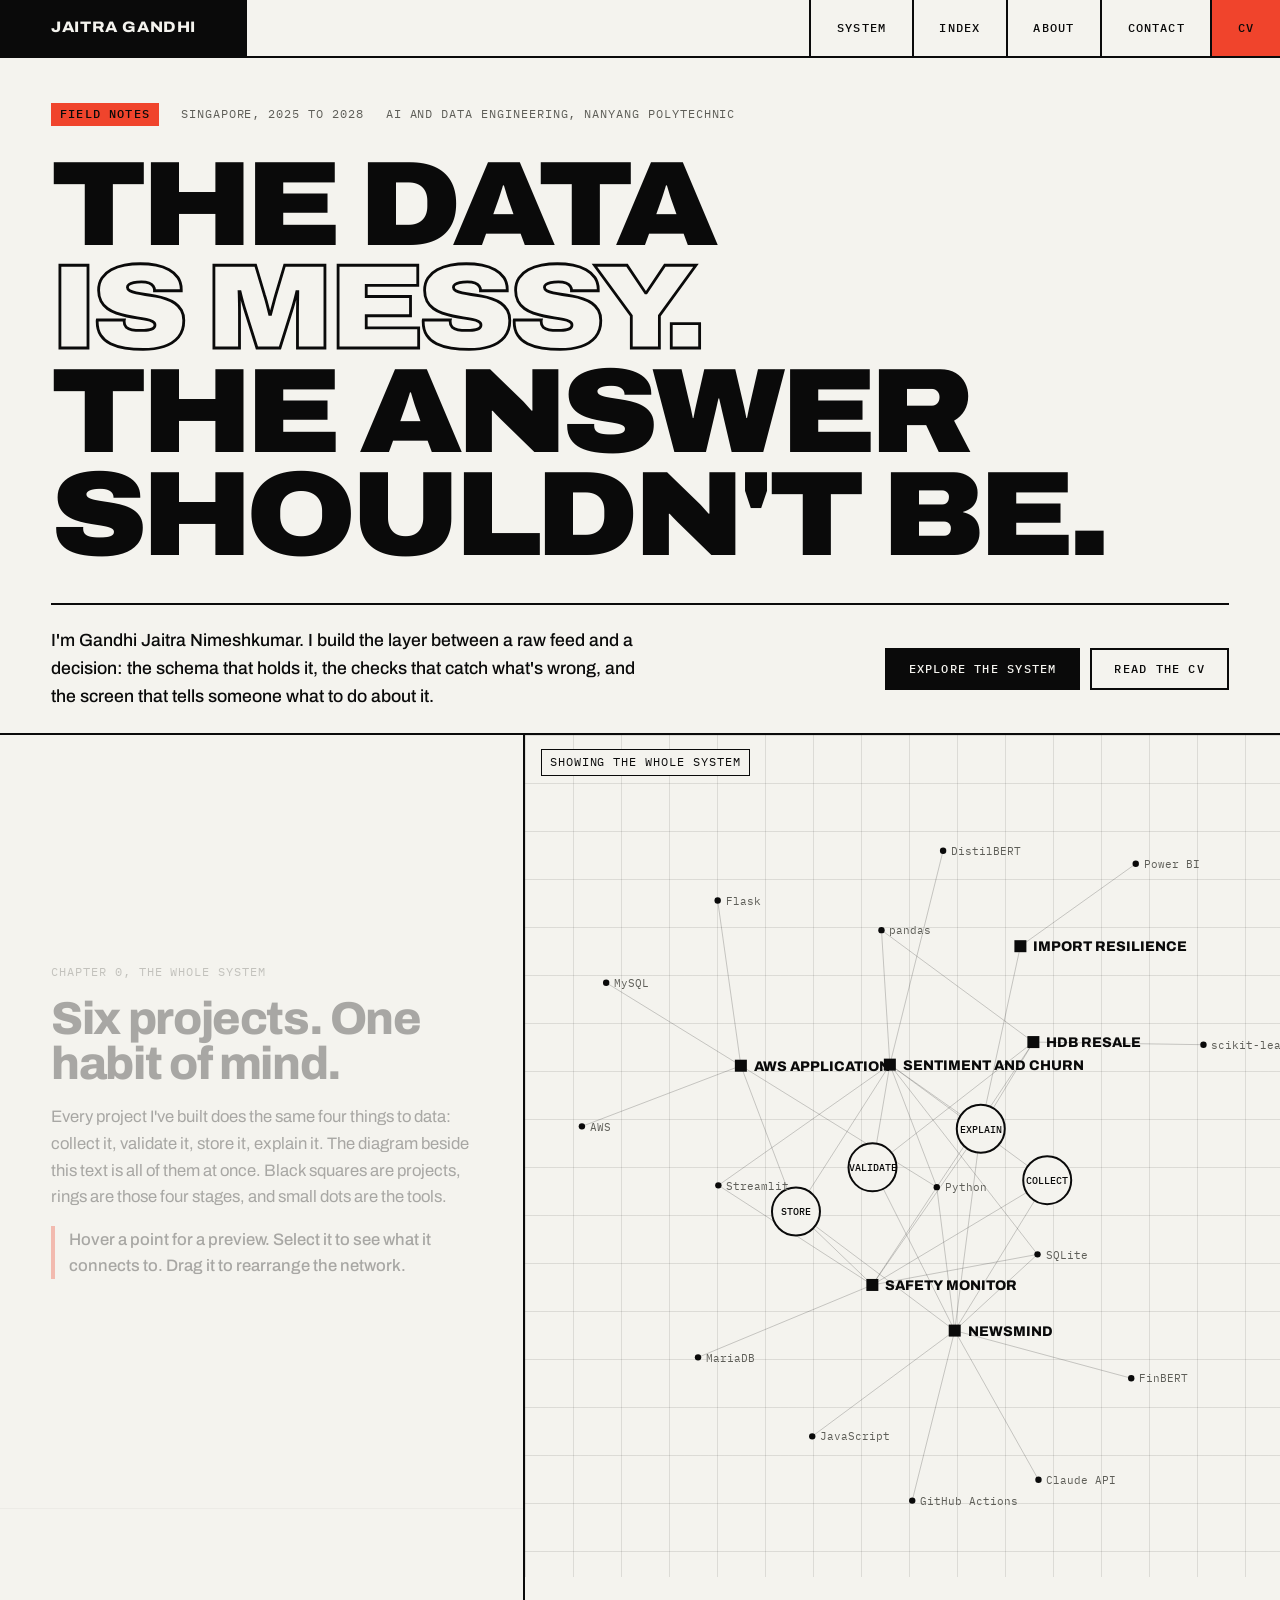
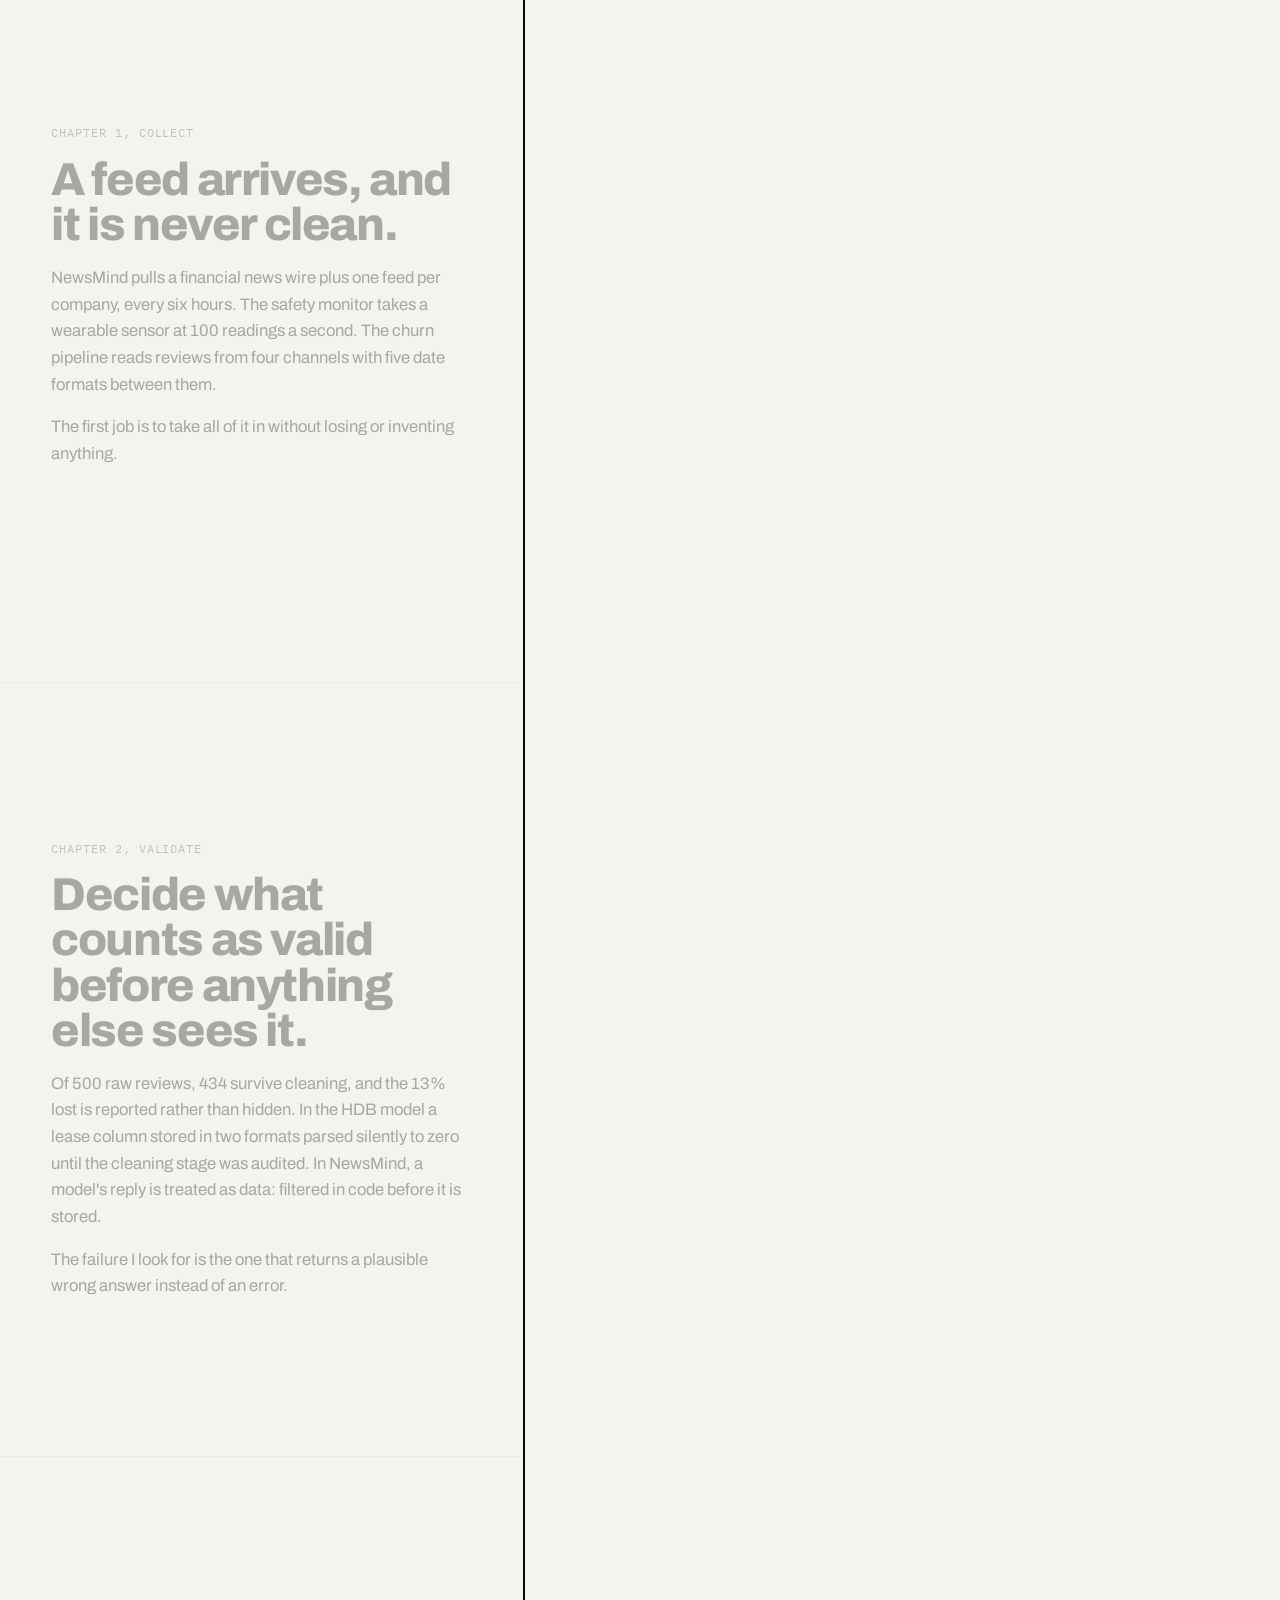
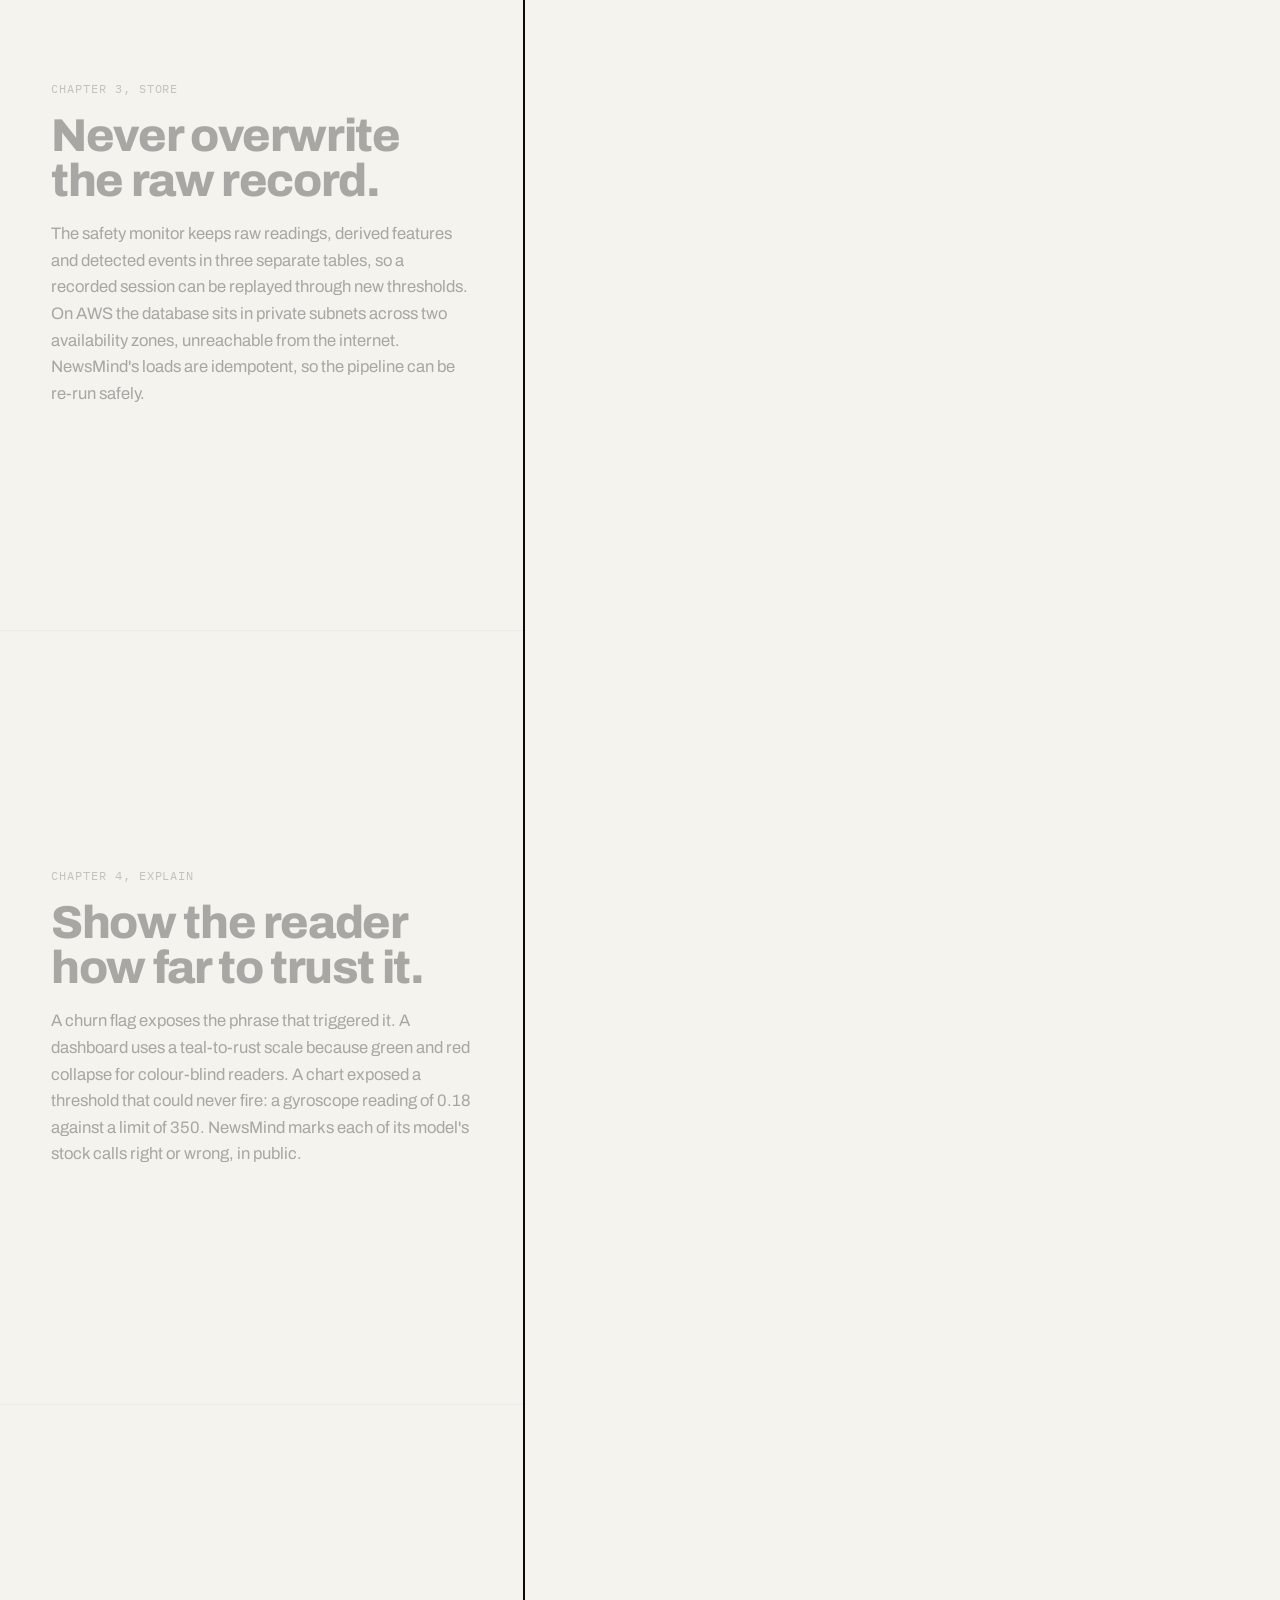
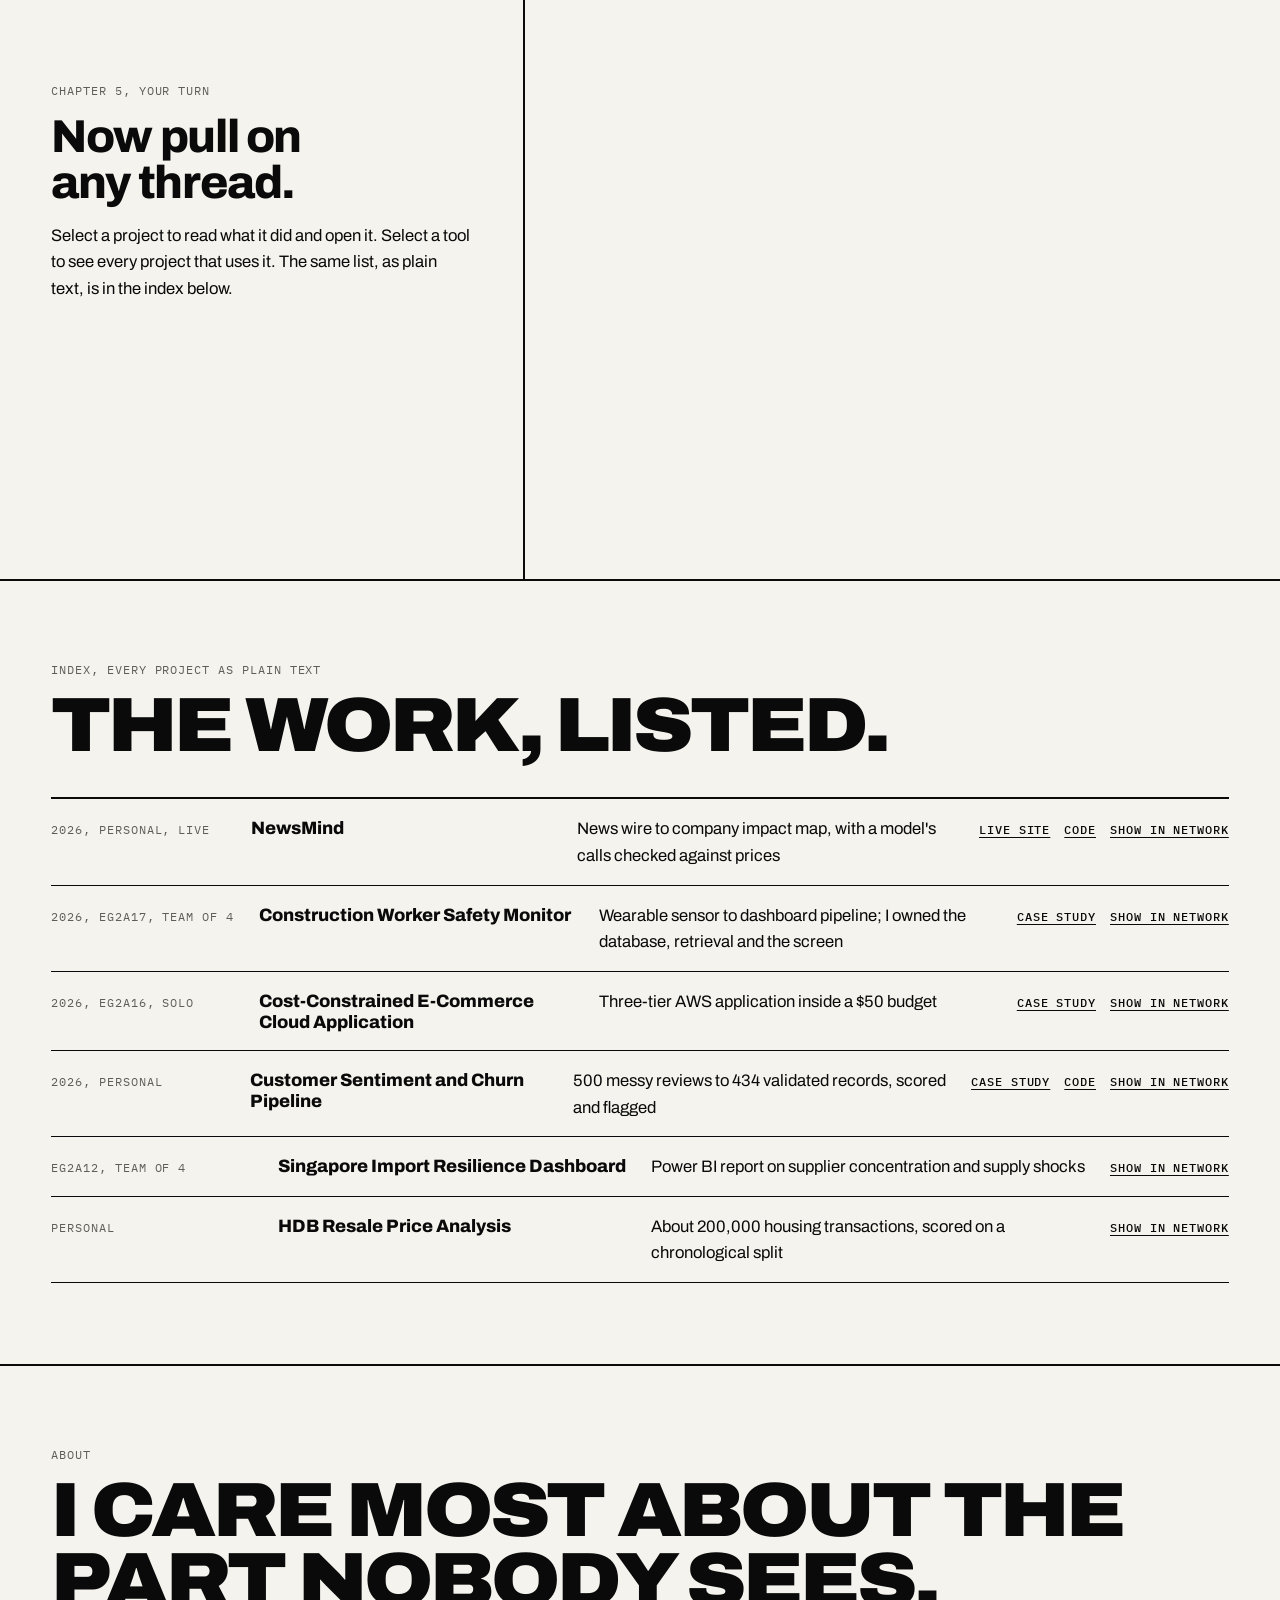
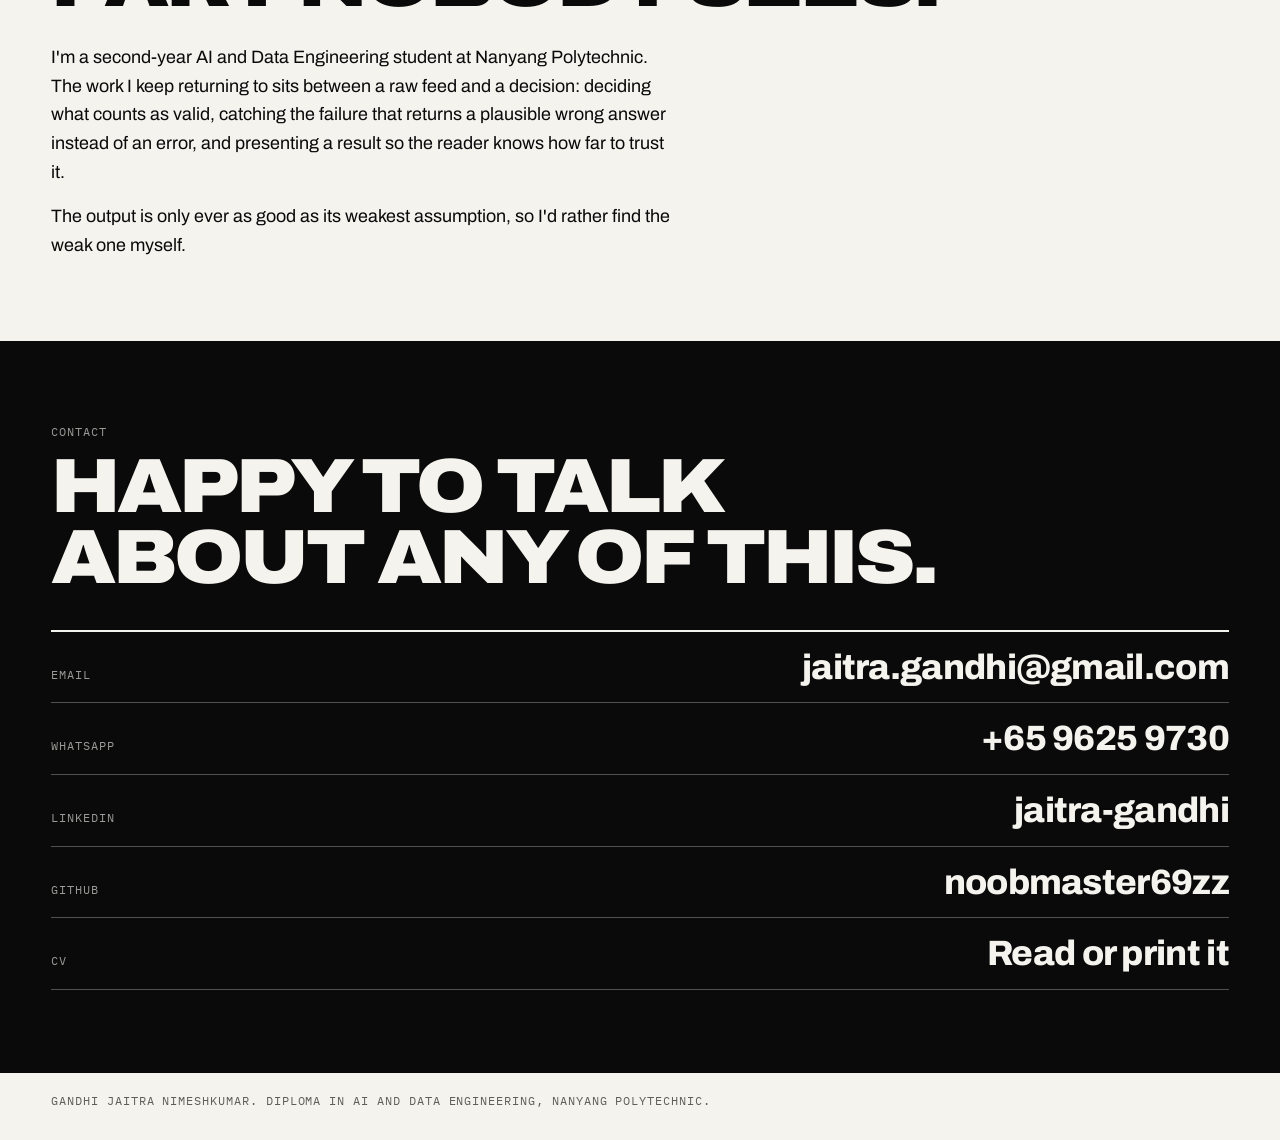
<file: index.html>
<!doctype html>
<html lang="en">
<head>
  <meta charset="utf-8">
  <meta name="viewport" content="width=device-width, initial-scale=1">
  <title>Jaitra Gandhi: field notes on messy data</title>
  <meta name="description" content="Gandhi Jaitra Nimeshkumar, AI and Data Engineering student at Nanyang Polytechnic. Six projects, shown as one connected system: collect, validate, store, explain.">
  <meta name="author" content="Gandhi Jaitra Nimeshkumar">
  <meta name="theme-color" content="#F4F3EE">
  <link rel="icon" href="data:image/svg+xml,%3Csvg xmlns='http://www.w3.org/2000/svg' viewBox='0 0 32 32'%3E%3Crect width='32' height='32' fill='%230A0A0A'/%3E%3Ccircle cx='16' cy='16' r='6' fill='%23F0442C'/%3E%3C/svg%3E">
  <link rel="preconnect" href="https://fonts.googleapis.com">
  <link rel="preconnect" href="https://fonts.gstatic.com" crossorigin>
  <link href="https://fonts.googleapis.com/css2?family=Archivo:wdth,wght@62..125,400..900&family=IBM+Plex+Mono:wght@400;500&display=swap" rel="stylesheet">
  <link rel="stylesheet" href="site.css">
</head>
<body>
  <a class="skip" href="#system">Skip to the system</a>

  <header class="top">
    <a class="mark" href="#top">Jaitra Gandhi</a>
    <nav class="nav" aria-label="Sections">
      <a href="#system">System</a>
      <a href="#index">Index</a>
      <a href="#about">About</a>
      <a href="#contact">Contact</a>
      <a class="nav-cv" href="cv.html">CV</a>
    </nav>
  </header>

  <main id="top">
    <section class="hero">
      <p class="tags"><span class="tag">Field notes</span><span class="stamp">Singapore, 2025 to 2028</span><span class="stamp">AI and Data Engineering, Nanyang Polytechnic</span></p>
      <h1 class="hero-line"><span>The data</span><span class="hollow">is messy.</span><span>The answer</span><span>shouldn't be.</span></h1>
      <div class="hero-foot">
        <p class="hero-sub">I'm Gandhi Jaitra Nimeshkumar. I build the layer between a raw feed and a decision: the schema that holds it, the checks that catch what's wrong, and the screen that tells someone what to do about it.</p>
        <div class="hero-links">
          <a class="btn btn-solid" href="#system">Explore the system</a>
          <a class="btn" href="cv.html">Read the CV</a>
        </div>
      </div>
    </section>

    <section class="system" id="system" aria-label="How the work connects">
      <div class="chapters">
        <article class="chapter" data-stage="all">
          <p class="stamp">Chapter 0, the whole system</p>
          <h2>Six projects. One habit of mind.</h2>
          <p>Every project I've built does the same four things to data: collect it, validate it, store it, explain it. The diagram beside this text is all of them at once. Black squares are projects, rings are those four stages, and small dots are the tools.</p>
          <p class="how">Hover a point for a preview. Select it to see what it connects to. Drag it to rearrange the network.</p>
        </article>

        <article class="chapter" data-stage="collect">
          <p class="stamp">Chapter 1, collect</p>
          <h2>A feed arrives, and it is never clean.</h2>
          <p>NewsMind pulls a financial news wire plus one feed per company, every six hours. The safety monitor takes a wearable sensor at 100 readings a second. The churn pipeline reads reviews from four channels with five date formats between them.</p>
          <p>The first job is to take all of it in without losing or inventing anything.</p>
        </article>

        <article class="chapter" data-stage="validate">
          <p class="stamp">Chapter 2, validate</p>
          <h2>Decide what counts as valid before anything else sees it.</h2>
          <p>Of 500 raw reviews, 434 survive cleaning, and the 13% lost is reported rather than hidden. In the HDB model a lease column stored in two formats parsed silently to zero until the cleaning stage was audited. In NewsMind, a model's reply is treated as data: filtered in code before it is stored.</p>
          <p>The failure I look for is the one that returns a plausible wrong answer instead of an error.</p>
        </article>

        <article class="chapter" data-stage="store">
          <p class="stamp">Chapter 3, store</p>
          <h2>Never overwrite the raw record.</h2>
          <p>The safety monitor keeps raw readings, derived features and detected events in three separate tables, so a recorded session can be replayed through new thresholds. On AWS the database sits in private subnets across two availability zones, unreachable from the internet. NewsMind's loads are idempotent, so the pipeline can be re-run safely.</p>
        </article>

        <article class="chapter" data-stage="explain">
          <p class="stamp">Chapter 4, explain</p>
          <h2>Show the reader how far to trust it.</h2>
          <p>A churn flag exposes the phrase that triggered it. A dashboard uses a teal-to-rust scale because green and red collapse for colour-blind readers. A chart exposed a threshold that could never fire: a gyroscope reading of 0.18 against a limit of 350. NewsMind marks each of its model's stock calls right or wrong, in public.</p>
        </article>

        <article class="chapter" data-stage="all">
          <p class="stamp">Chapter 5, your turn</p>
          <h2>Now pull on any thread.</h2>
          <p>Select a project to read what it did and open it. Select a tool to see every project that uses it. The same list, as plain text, is in the index below.</p>
        </article>
      </div>

      <div class="stage">
        <canvas class="net" id="net" aria-hidden="true"></canvas>
        <p class="net-state stamp" id="netState">Showing the whole system</p>
        <div class="tip" id="tip" role="tooltip" hidden></div>
        <aside class="panel" id="panel" aria-live="polite" hidden>
          <button class="panel-close" id="panelClose" type="button">Close</button>
          <p class="stamp" id="panelKind"></p>
          <h3 id="panelName"></h3>
          <p id="panelText"></p>
          <ul class="panel-facts" id="panelFacts"></ul>
          <p class="stamp panel-links-label" id="panelLinksLabel">Connected to</p>
          <div class="panel-links" id="panelLinks"></div>
          <div class="panel-actions" id="panelActions"></div>
        </aside>
      </div>
    </section>

    <section class="band" id="index">
      <p class="stamp">Index, every project as plain text</p>
      <h2 class="band-title">The work, listed.</h2>
      <ol class="index">
        <li><span class="stamp">2026, personal, live</span><strong>NewsMind</strong><span>News wire to company impact map, with a model's calls checked against prices</span><span class="index-links"><a href="https://noobmaster69zz.github.io/newsmind/" target="_blank" rel="noopener">Live site</a><a href="https://github.com/noobmaster69zz/newsmind" target="_blank" rel="noopener">Code</a><button type="button" data-node="newsmind">Show in network</button></span></li>
        <li><span class="stamp">2026, EG2A17, team of 4</span><strong>Construction Worker Safety Monitor</strong><span>Wearable sensor to dashboard pipeline; I owned the database, retrieval and the screen</span><span class="index-links"><a href="p1-safety-monitor.html">Case study</a><button type="button" data-node="safety">Show in network</button></span></li>
        <li><span class="stamp">2026, EG2A16, solo</span><strong>Cost-Constrained E-Commerce Cloud Application</strong><span>Three-tier AWS application inside a $50 budget</span><span class="index-links"><a href="p2-cloud-application.html">Case study</a><button type="button" data-node="aws">Show in network</button></span></li>
        <li><span class="stamp">2026, personal</span><strong>Customer Sentiment and Churn Pipeline</strong><span>500 messy reviews to 434 validated records, scored and flagged</span><span class="index-links"><a href="p3-sentiment-churn.html">Case study</a><a href="https://github.com/noobmaster69zz/ecommerce-sentiment-churn-pipeline" target="_blank" rel="noopener">Code</a><button type="button" data-node="churn">Show in network</button></span></li>
        <li><span class="stamp">EG2A12, team of 4</span><strong>Singapore Import Resilience Dashboard</strong><span>Power BI report on supplier concentration and supply shocks</span><span class="index-links"><button type="button" data-node="imports">Show in network</button></span></li>
        <li><span class="stamp">Personal</span><strong>HDB Resale Price Analysis</strong><span>About 200,000 housing transactions, scored on a chronological split</span><span class="index-links"><button type="button" data-node="hdb">Show in network</button></span></li>
      </ol>
    </section>

    <section class="band" id="about">
      <p class="stamp">About</p>
      <h2 class="band-title">I care most about the part nobody sees.</h2>
      <div class="about-text">
        <p>I'm a second-year AI and Data Engineering student at Nanyang Polytechnic. The work I keep returning to sits between a raw feed and a decision: deciding what counts as valid, catching the failure that returns a plausible wrong answer instead of an error, and presenting a result so the reader knows how far to trust it.</p>
        <p>The output is only ever as good as its weakest assumption, so I'd rather find the weak one myself.</p>
      </div>
    </section>

    <section class="band band-ink" id="contact">
      <p class="stamp">Contact</p>
      <h2 class="band-title">Happy to talk about any of this.</h2>
      <ul class="reach">
        <li><a href="mailto:jaitra.gandhi@gmail.com"><span class="stamp">Email</span><strong>jaitra.gandhi@gmail.com</strong></a></li>
        <li><a href="https://wa.me/6596259730" target="_blank" rel="noopener"><span class="stamp">WhatsApp</span><strong>+65 9625 9730</strong></a></li>
        <li><a href="https://www.linkedin.com/in/jaitra-gandhi-11a529430/" target="_blank" rel="noopener"><span class="stamp">LinkedIn</span><strong>jaitra-gandhi</strong></a></li>
        <li><a href="https://github.com/noobmaster69zz" target="_blank" rel="noopener"><span class="stamp">GitHub</span><strong>noobmaster69zz</strong></a></li>
        <li><a href="cv.html"><span class="stamp">CV</span><strong>Read or print it</strong></a></li>
      </ul>
    </section>
  </main>

  <footer class="foot">
    <p class="stamp">Gandhi Jaitra Nimeshkumar. Diploma in AI and Data Engineering, Nanyang Polytechnic.</p>
  </footer>

  <script src="site.js" defer></script>
</body>
</html>
</file>
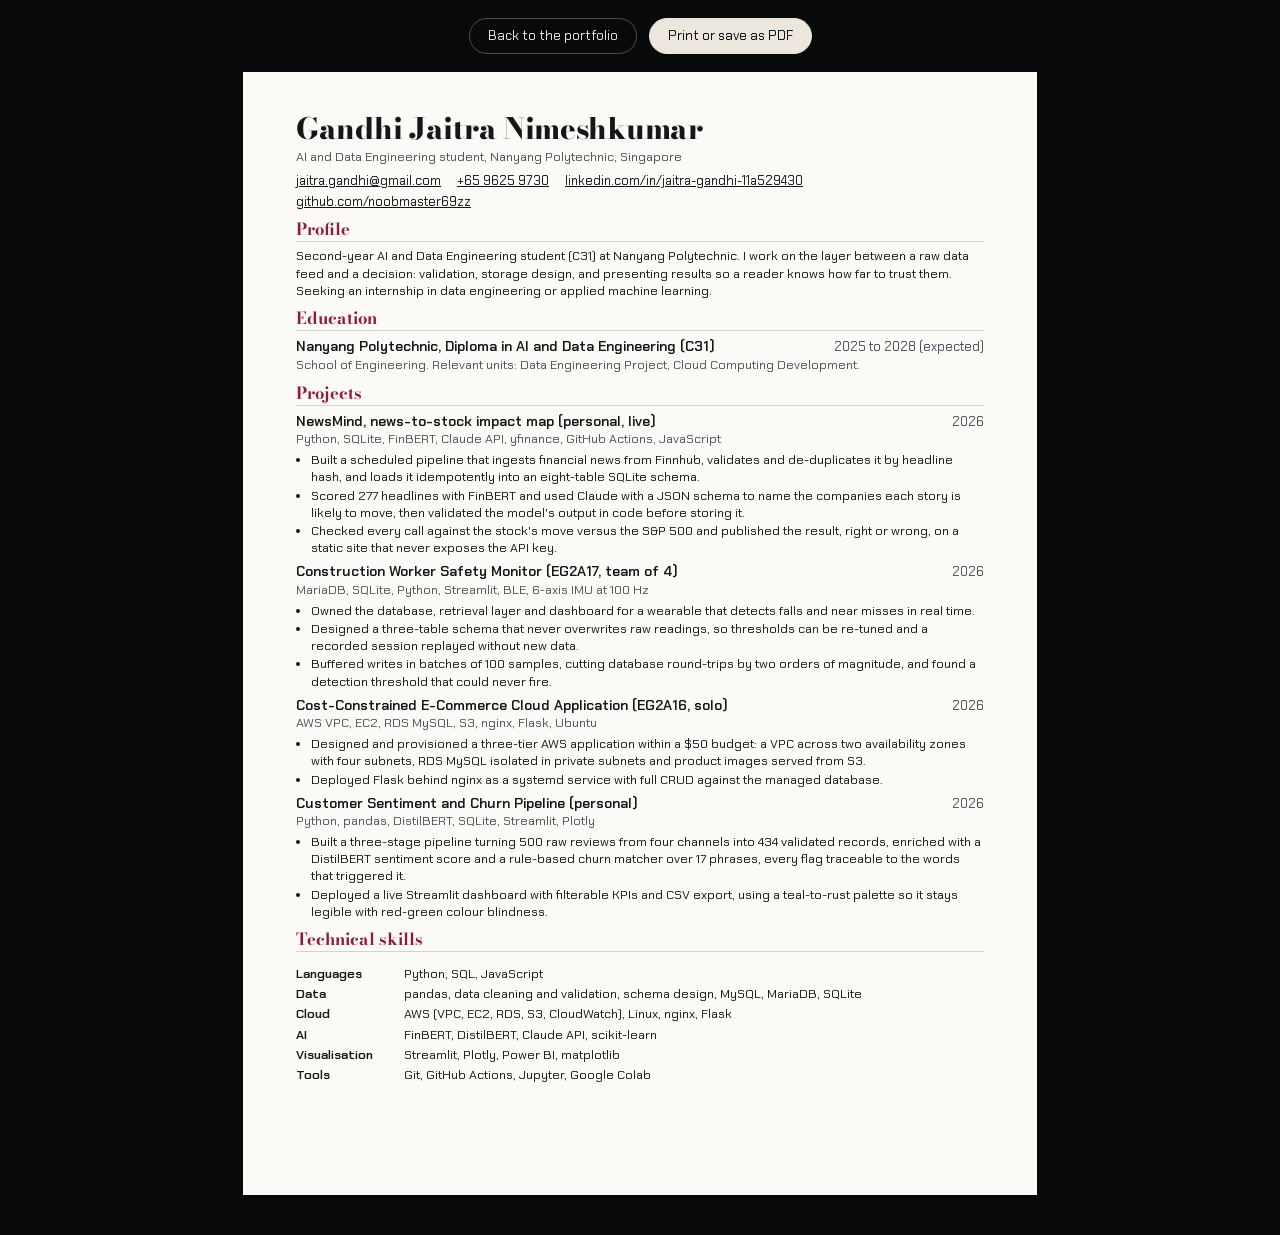
<file: cv.html>
<!doctype html>
<html lang="en">
<head>
  <meta charset="utf-8">
  <meta name="viewport" content="width=device-width, initial-scale=1">
  <title>CV: Gandhi Jaitra Nimeshkumar</title>
  <meta name="description" content="CV of Gandhi Jaitra Nimeshkumar, AI and Data Engineering student at Nanyang Polytechnic.">
  <link rel="preconnect" href="https://fonts.googleapis.com">
  <link rel="preconnect" href="https://fonts.gstatic.com" crossorigin>
  <link href="https://fonts.googleapis.com/css2?family=Bodoni+Moda:opsz,wght@6..96,600..800&family=Chakra+Petch:wght@400;500;600&display=swap" rel="stylesheet">
  <style>
    :root { --ink: #14161A; --soft: #4A4F58; --line: #D5D2CB; --accent: #8E1B3A; }
    * { box-sizing: border-box; }
    body { margin: 0; background: #08090A; color: var(--ink); font: 400 9.5pt/1.36 "Chakra Petch", "Segoe UI", sans-serif; }
    h1, h2, h3, p, ul { margin: 0; }
    a { color: inherit; }
    .bar { display: flex; gap: 12px; justify-content: center; padding: 18px; }
    .bar a, .bar button { padding: 8px 18px; border: 1px solid rgba(236,230,220,.3); border-radius: 999px; background: none; color: #ECE6DC; font: inherit; font-size: 10pt; text-decoration: none; cursor: pointer; }
    .bar button { background: #ECE6DC; color: #08090A; border-color: #ECE6DC; }
    .sheet { width: 210mm; min-height: 297mm; margin: 0 auto 40px; padding: 11mm 14mm; background: #FBFAF7; }
    h1 { font: 800 22pt/1 "Bodoni Moda", serif; letter-spacing: -0.01em; }
    .role { margin-top: 5px; color: var(--soft); }
    .reach { margin-top: 7px; display: flex; flex-wrap: wrap; gap: 3px 16px; font-size: 9.6pt; }
    h2 { margin: 10px 0 5px; padding-bottom: 3px; border-bottom: 1px solid var(--line); font: 700 12.5pt/1.1 "Bodoni Moda", serif; color: var(--accent); }
    .item { margin-top: 6px; break-inside: avoid; }
    .item-head { display: flex; justify-content: space-between; gap: 14px; align-items: baseline; }
    h3 { font-size: 10.6pt; font-weight: 600; }
    .when { color: var(--soft); white-space: nowrap; font-size: 9.6pt; }
    .stack { color: var(--soft); font-size: 9.4pt; }
    ul { padding-left: 15px; margin-top: 3px; }
    li { margin-top: 1px; }
    .skills { display: grid; grid-template-columns: 26mm 1fr; gap: 3px 10px; }
    .skills dt { font-weight: 600; }
    .skills dd { margin: 0; }
    @media (max-width: 820px) { .sheet { width: auto; min-height: 0; margin: 0 10px 30px; padding: 22px 18px; } }
    @media print {
      @page { size: A4; margin: 0; }
      body { background: #fff; }
      .bar { display: none; }
      .sheet { margin: 0; background: #fff; }
    }
  </style>
</head>
<body>
  <div class="bar">
    <a href="index.html">Back to the portfolio</a>
    <button type="button" onclick="window.print()">Print or save as PDF</button>
  </div>

  <main class="sheet">
    <h1>Gandhi Jaitra Nimeshkumar</h1>
    <p class="role">AI and Data Engineering student, Nanyang Polytechnic, Singapore</p>
    <p class="reach">
      <a href="mailto:jaitra.gandhi@gmail.com">jaitra.gandhi@gmail.com</a>
      <a href="https://wa.me/6596259730">+65 9625 9730</a>
      <a href="https://www.linkedin.com/in/jaitra-gandhi-11a529430/">linkedin.com/in/jaitra-gandhi-11a529430</a>
      <a href="https://github.com/noobmaster69zz">github.com/noobmaster69zz</a>
    </p>

    <h2>Profile</h2>
    <p>Second-year AI and Data Engineering student (C31) at Nanyang Polytechnic. I work on the layer between a raw data feed and a decision: validation, storage design, and presenting results so a reader knows how far to trust them. Seeking an internship in data engineering or applied machine learning.</p>

    <h2>Education</h2>
    <div class="item">
      <div class="item-head"><h3>Nanyang Polytechnic, Diploma in AI and Data Engineering (C31)</h3><span class="when">2025 to 2028 (expected)</span></div>
      <p class="stack">School of Engineering. Relevant units: Data Engineering Project, Cloud Computing Development.</p>
    </div>

    <h2>Projects</h2>
    <div class="item">
      <div class="item-head"><h3>NewsMind, news-to-stock impact map (personal, live)</h3><span class="when">2026</span></div>
      <p class="stack">Python, SQLite, FinBERT, Claude API, yfinance, GitHub Actions, JavaScript</p>
      <ul>
        <li>Built a scheduled pipeline that ingests financial news from Finnhub, validates and de-duplicates it by headline hash, and loads it idempotently into an eight-table SQLite schema.</li>
        <li>Scored 277 headlines with FinBERT and used Claude with a JSON schema to name the companies each story is likely to move, then validated the model's output in code before storing it.</li>
        <li>Checked every call against the stock's move versus the S&amp;P 500 and published the result, right or wrong, on a static site that never exposes the API key.</li>
      </ul>
    </div>
    <div class="item">
      <div class="item-head"><h3>Construction Worker Safety Monitor (EG2A17, team of 4)</h3><span class="when">2026</span></div>
      <p class="stack">MariaDB, SQLite, Python, Streamlit, BLE, 6-axis IMU at 100 Hz</p>
      <ul>
        <li>Owned the database, retrieval layer and dashboard for a wearable that detects falls and near misses in real time.</li>
        <li>Designed a three-table schema that never overwrites raw readings, so thresholds can be re-tuned and a recorded session replayed without new data.</li>
        <li>Buffered writes in batches of 100 samples, cutting database round-trips by two orders of magnitude, and found a detection threshold that could never fire.</li>
      </ul>
    </div>
    <div class="item">
      <div class="item-head"><h3>Cost-Constrained E-Commerce Cloud Application (EG2A16, solo)</h3><span class="when">2026</span></div>
      <p class="stack">AWS VPC, EC2, RDS MySQL, S3, nginx, Flask, Ubuntu</p>
      <ul>
        <li>Designed and provisioned a three-tier AWS application within a $50 budget: a VPC across two availability zones with four subnets, RDS MySQL isolated in private subnets and product images served from S3.</li>
        <li>Deployed Flask behind nginx as a systemd service with full CRUD against the managed database.</li>
      </ul>
    </div>
    <div class="item">
      <div class="item-head"><h3>Customer Sentiment and Churn Pipeline (personal)</h3><span class="when">2026</span></div>
      <p class="stack">Python, pandas, DistilBERT, SQLite, Streamlit, Plotly</p>
      <ul>
        <li>Built a three-stage pipeline turning 500 raw reviews from four channels into 434 validated records, enriched with a DistilBERT sentiment score and a rule-based churn matcher over 17 phrases, every flag traceable to the words that triggered it.</li>
        <li>Deployed a live Streamlit dashboard with filterable KPIs and CSV export, using a teal-to-rust palette so it stays legible with red-green colour blindness.</li>
      </ul>
    </div>

    <h2>Technical skills</h2>
    <dl class="skills">
      <dt>Languages</dt><dd>Python, SQL, JavaScript</dd>
      <dt>Data</dt><dd>pandas, data cleaning and validation, schema design, MySQL, MariaDB, SQLite</dd>
      <dt>Cloud</dt><dd>AWS (VPC, EC2, RDS, S3, CloudWatch), Linux, nginx, Flask</dd>
      <dt>AI</dt><dd>FinBERT, DistilBERT, Claude API, scikit-learn</dd>
      <dt>Visualisation</dt><dd>Streamlit, Plotly, Power BI, matplotlib</dd>
      <dt>Tools</dt><dd>Git, GitHub Actions, Jupyter, Google Colab</dd>
    </dl>
  </main>
</body>
</html>
</file>
<file: site.css>
/* Portfolio home. Paper, ink, one signal colour. The grid is drawn, not implied. */
:root {
  --paper: #F4F3EE;
  --ink: #0A0A0A;
  --soft: #5E5E58;
  --signal: #F0442C;
  --rule: #0A0A0A;
  --faint: rgba(10, 10, 10, 0.1);
  --display: "Archivo", "Helvetica Neue", Arial, sans-serif;
  --mono: "IBM Plex Mono", ui-monospace, Menlo, monospace;
  --edge: clamp(18px, 4vw, 56px);
  --top: 58px;
}

*, *::before, *::after { box-sizing: border-box; }
html { scroll-behavior: smooth; scroll-padding-top: var(--top); }

body {
  margin: 0;
  background: var(--paper);
  color: var(--ink);
  font: 400 1.04rem/1.6 var(--display);
  -webkit-font-smoothing: antialiased;
}

h1, h2, h3, p, ul, ol { margin: 0; }
ul, ol { padding: 0; list-style: none; }
a { color: inherit; }
button { font: inherit; color: inherit; }

:focus-visible { outline: 3px solid var(--signal); outline-offset: 2px; }

.skip { position: absolute; left: -9999px; }
.skip:focus { left: 12px; top: 12px; z-index: 20; padding: 8px 14px; background: var(--ink); color: var(--paper); }

/* Small technical labels and timestamps. */
.stamp { font: 400 0.74rem/1.4 var(--mono); letter-spacing: 0.08em; text-transform: uppercase; color: var(--soft); }

/* ---------- Top bar: cells divided by rules ---------- */
.top {
  position: sticky;
  top: 0;
  z-index: 10;
  display: flex;
  height: var(--top);
  border-bottom: 2px solid var(--rule);
  background: var(--paper);
}

.mark {
  display: flex;
  align-items: center;
  padding: 0 var(--edge);
  background: var(--ink);
  color: var(--paper);
  font: 800 0.95rem/1 var(--display);
  font-stretch: 110%;
  letter-spacing: 0.04em;
  text-transform: uppercase;
  text-decoration: none;
}

.nav { display: flex; margin-left: auto; }

.nav a {
  display: flex;
  align-items: center;
  padding: 0 clamp(12px, 2vw, 26px);
  border-left: 2px solid var(--rule);
  font: 500 0.74rem/1 var(--mono);
  letter-spacing: 0.1em;
  text-transform: uppercase;
  text-decoration: none;
}

.nav a:hover { background: var(--ink); color: var(--paper); }
.nav .nav-cv { background: var(--signal); color: var(--ink); }

/* ---------- Hero ---------- */
.hero { padding: clamp(28px, 5vh, 56px) var(--edge) 0; border-bottom: 2px solid var(--rule); }
.tags { display: flex; flex-wrap: wrap; align-items: center; gap: 8px 22px; }
.tag { padding: 4px 9px; background: var(--signal); font: 500 0.72rem/1.3 var(--mono); letter-spacing: 0.1em; text-transform: uppercase; }

.hero-line {
  margin-top: clamp(14px, 3vh, 28px);
  font: 900 clamp(2.7rem, 9.4vw, 10rem)/0.86 var(--display);
  font-stretch: 112%;
  letter-spacing: -0.045em;
  text-transform: uppercase;
}

.hero-line span { display: block; }
.hollow { color: transparent; -webkit-text-stroke: clamp(1.5px, 0.22vw, 3px) var(--ink); }

.hero-foot {
  display: grid;
  grid-template-columns: minmax(0, 1fr) auto;
  gap: 24px 48px;
  align-items: center;
  margin-top: clamp(24px, 4vh, 44px);
  padding: 22px 0;
  border-top: 2px solid var(--rule);
}

.hero-sub { max-width: 60ch; font-size: 1.1rem; font-weight: 500; }
.hero-links { display: flex; flex-wrap: wrap; gap: 10px; }

.btn {
  display: inline-block;
  padding: 13px 22px;
  border: 2px solid var(--ink);
  background: transparent;
  font: 500 0.76rem/1 var(--mono);
  letter-spacing: 0.1em;
  text-transform: uppercase;
  text-decoration: none;
  cursor: pointer;
}

.btn:hover { background: var(--signal); }
.btn-solid { background: var(--ink); color: var(--paper); }
.btn-solid:hover { background: var(--signal); color: var(--ink); }

/* ---------- The system: essay on the left, network held still on the right ---------- */
.system {
  display: grid;
  grid-template-columns: minmax(0, 0.82fr) minmax(0, 1.18fr);
  border-bottom: 2px solid var(--rule);
}

.chapters { border-right: 2px solid var(--rule); }

.chapter {
  display: grid;
  gap: 16px;
  align-content: center;
  min-height: 86svh;
  padding: 8vh var(--edge);
  border-bottom: 1px solid var(--faint);
  opacity: 0.32;
  transition: opacity 0.4s;
}

.chapter.live { opacity: 1; }
.chapter:last-child { border-bottom: 0; }

.chapter h2 {
  font: 800 clamp(1.9rem, 3.6vw, 3.3rem)/0.98 var(--display);
  letter-spacing: -0.03em;
  text-wrap: balance;
}

.chapter p:not(.stamp) { max-width: 46ch; }
.how { padding-left: 14px; border-left: 4px solid var(--signal); font-weight: 500; }

.stage {
  position: sticky;
  top: var(--top);
  height: calc(100svh - var(--top));
  overflow: hidden;
  background:
    linear-gradient(var(--faint) 1px, transparent 1px) 0 0 / 100% 48px,
    linear-gradient(90deg, var(--faint) 1px, transparent 1px) 0 0 / 48px 100%;
}

.net { display: block; width: 100%; height: 100%; touch-action: none; cursor: grab; }
.net.grabbing { cursor: grabbing; }
.net.pointing { cursor: pointer; }
.net-state { position: absolute; left: 16px; top: 14px; padding: 4px 8px; background: var(--paper); border: 1px solid var(--rule); color: var(--ink); }

.tip {
  position: absolute;
  z-index: 3;
  max-width: 250px;
  padding: 8px 11px;
  background: var(--ink);
  color: var(--paper);
  font-size: 0.86rem;
  line-height: 1.35;
  pointer-events: none;
  transform: translate(-50%, calc(-100% - 16px));
}

.tip .stamp { display: block; color: var(--signal); }

.panel {
  position: absolute;
  z-index: 4;
  right: 0;
  top: 0;
  bottom: 0;
  width: min(390px, 92%);
  padding: 22px 24px;
  display: grid;
  gap: 12px;
  align-content: start;
  background: var(--paper);
  border-left: 2px solid var(--rule);
  overflow-y: auto;
  animation: slide 0.28s cubic-bezier(0.2, 0.7, 0.2, 1);
}

.panel[hidden] { display: none; }
@keyframes slide { from { transform: translateX(100%); } }
.panel h3 { font: 800 1.9rem/1 var(--display); letter-spacing: -0.03em; }
.panel-close { justify-self: end; padding: 6px 10px; border: 2px solid var(--ink); background: none; font: 500 0.7rem/1 var(--mono); letter-spacing: 0.1em; text-transform: uppercase; cursor: pointer; }
.panel-close:hover { background: var(--signal); }
.panel-facts { display: grid; gap: 0; border-top: 2px solid var(--rule); }
.panel-facts:empty { display: none; }
.panel-facts li { padding: 7px 0; border-bottom: 1px solid var(--faint); font-size: 0.94rem; }
.panel-facts strong { font-weight: 800; }
.panel-links { display: flex; flex-wrap: wrap; gap: 6px; }

.panel-links button {
  padding: 5px 9px;
  border: 1px solid var(--ink);
  background: none;
  font: 400 0.72rem/1.2 var(--mono);
  letter-spacing: 0.04em;
  cursor: pointer;
}

.panel-links button:hover { background: var(--ink); color: var(--paper); }
.panel-actions { display: flex; flex-wrap: wrap; gap: 8px; margin-top: 6px; }
.panel-actions:empty { display: none; }

/* ---------- Bands ---------- */
.band { padding: clamp(48px, 9vh, 104px) var(--edge); border-bottom: 2px solid var(--rule); }
.band-title { margin-top: 12px; font: 900 clamp(2.2rem, 6vw, 5.4rem)/0.92 var(--display); font-stretch: 110%; letter-spacing: -0.04em; text-transform: uppercase; text-wrap: balance; }

.index { margin-top: clamp(24px, 4vh, 44px); border-top: 2px solid var(--rule); }

.index li {
  display: grid;
  grid-template-columns: minmax(150px, 0.7fr) minmax(0, 1.2fr) minmax(0, 1.5fr) auto;
  gap: 8px 24px;
  align-items: baseline;
  padding: 16px 0;
  border-bottom: 1px solid var(--rule);
}

.index li:hover { background: rgba(240, 68, 44, 0.09); }
.index strong { font-weight: 800; font-size: 1.12rem; line-height: 1.2; }
.index-links { display: flex; flex-wrap: wrap; gap: 6px 14px; justify-content: flex-end; }
.index-links a, .index-links button { padding: 0; border: 0; background: none; font: 500 0.72rem/1.4 var(--mono); letter-spacing: 0.08em; text-transform: uppercase; text-decoration: underline; text-underline-offset: 3px; cursor: pointer; }
.index-links a:hover, .index-links button:hover { color: var(--signal); }

.about-text { display: grid; gap: 16px; margin-top: 26px; max-width: 62ch; font-size: 1.12rem; }

.band-ink { background: var(--ink); color: var(--paper); }
.band-ink .stamp { color: rgba(244, 243, 238, 0.62); }
.reach { margin-top: clamp(24px, 4vh, 44px); border-top: 2px solid var(--paper); }

.reach a {
  display: flex;
  align-items: baseline;
  justify-content: space-between;
  gap: 20px;
  padding: 16px 0;
  border-bottom: 1px solid rgba(244, 243, 238, 0.3);
  text-decoration: none;
  transition: padding-left 0.2s, color 0.15s;
}

.reach a:hover { padding-left: 14px; color: var(--signal); }
.reach strong { font: 800 clamp(1.1rem, 3vw, 2.2rem)/1.1 var(--display); letter-spacing: -0.02em; text-align: right; overflow-wrap: anywhere; }

.foot { padding: 20px var(--edge) 30px; }

@media (max-width: 900px) {
  .system { grid-template-columns: 1fr; }
  .stage { order: -1; height: 48svh; border-bottom: 2px solid var(--rule); z-index: 2; background-color: var(--paper); }
  .chapters { border-right: 0; }
  .chapter { min-height: 54svh; padding: 6vh var(--edge); }
  .panel { width: 100%; border-left: 0; }
  .hero-foot { grid-template-columns: 1fr; }
  .index li { grid-template-columns: 1fr; gap: 4px; }
  .index-links { justify-content: flex-start; }
}

@media (max-width: 620px) {
  .nav a:not(.nav-cv):not([href="#index"]) { display: none; }
}

@media (prefers-reduced-motion: reduce) {
  html { scroll-behavior: auto; }
  .chapter, .reach a { transition: none; }
  .panel { animation: none; }
}
</file>
